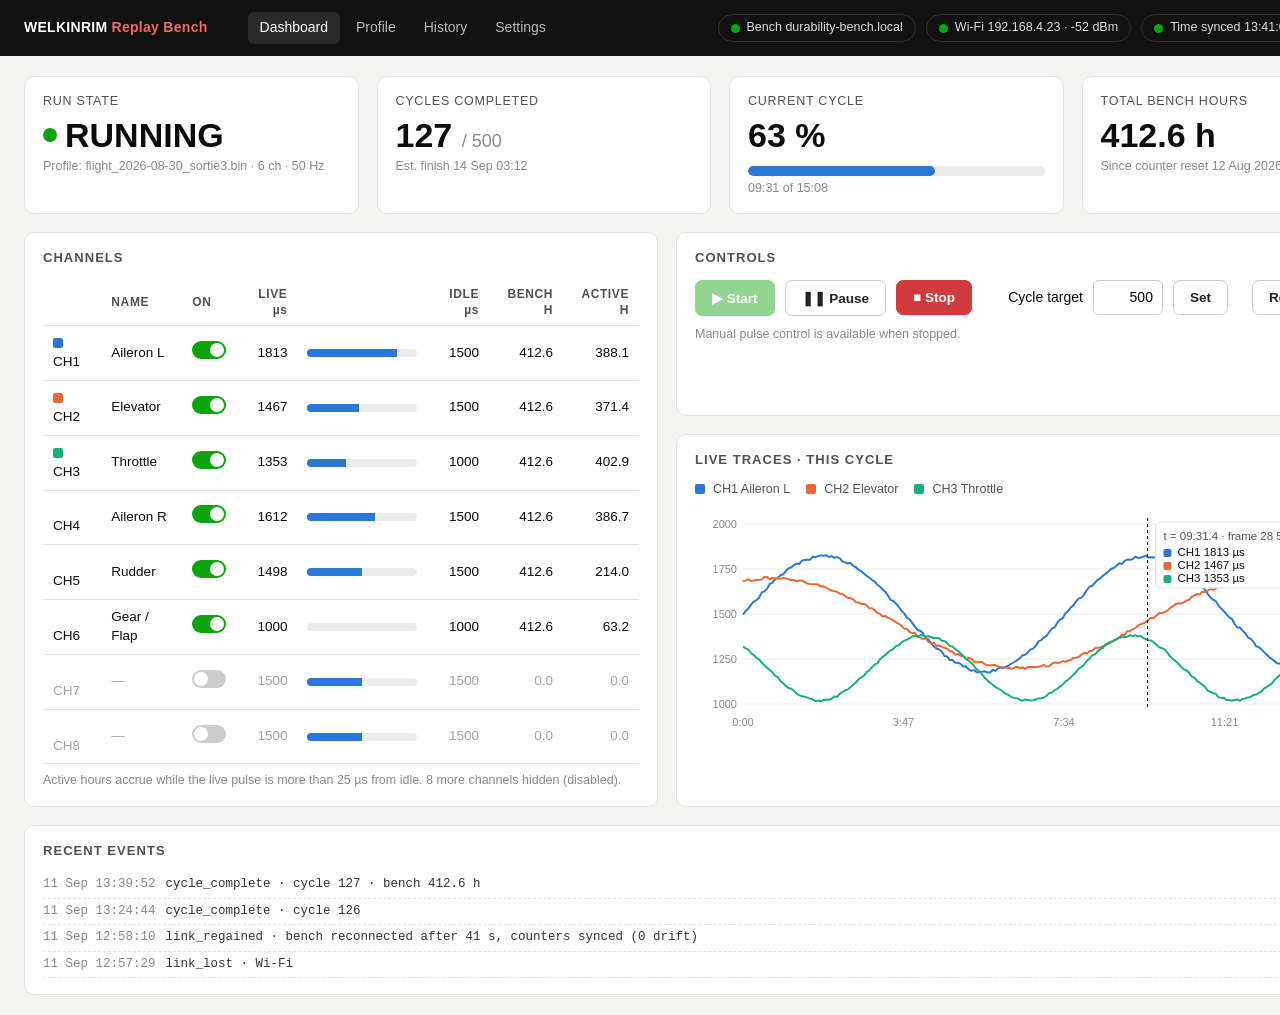
<file: 01_dashboard.html>
<!doctype html><html><head><meta charset="utf-8"><link rel="stylesheet" href="mock.css"><title>Dashboard - Replay Bench</title></head><body>
<div class="top"><div class="logo">WELKINRIM <em>Replay Bench</em></div>
<div class="nav"><a class="on">Dashboard</a><a >Profile</a><a >History</a><a>Settings</a></div>
<div class="chips"><span class="chip"><i class="dot good"></i>Bench durability-bench.local</span><span class="chip"><i class="dot good"></i>Wi-Fi 192.168.4.23 &middot; -52 dBm</span><span class="chip"><i class="dot good"></i>Time synced 13:41:07</span><span class="chip"><i class="dot good"></i>RUNNING</span></div></div>
<div class="wrap" style="grid-template-columns:1fr">
<div class="tiles">
 <div class="card tile"><div class="lab">Run state</div><div class="val state"><i class="dot good" style="width:14px;height:14px"></i>RUNNING</div><div class="sub">Profile: flight_2026-08-30_sortie3.bin &middot; 6 ch &middot; 50 Hz</div></div>
 <div class="card tile"><div class="lab">Cycles completed</div><div class="val">127 <span style="font-size:18px;color:var(--mute);font-weight:500">/ 500</span></div><div class="sub">Est. finish 14 Sep 03:12</div></div>
 <div class="card tile"><div class="lab">Current cycle</div><div class="val">63 %</div><div class="bar"><i style="width:63%"></i></div><div class="sub">09:31 of 15:08</div></div>
 <div class="card tile"><div class="lab">Total bench hours</div><div class="val">412.6 h</div><div class="sub">Since counter reset 12 Aug 2026 09:00</div></div>
</div>
<div style="display:grid;grid-template-columns:1fr 740px;gap:18px">
 <div class="card"><h3>Channels</h3>
  <table><tr><th></th><th>Name</th><th>On</th><th class="n">Live <u>&micro;s</u></th><th></th><th class="n">Idle <u>&micro;s</u></th><th class="n">Bench h</th><th class="n">Active h</th></tr><tr><td><span class="sw" style="background:var(--s1)"></span>CH1</td><td>Aileron L</td><td><span class="tog "></span></td><td class="n">1813</td><td><span class="mini"><i style="width:81%"></i></span></td><td class="n">1500</td><td class="n">412.6</td><td class="n">388.1</td></tr><tr><td><span class="sw" style="background:var(--s2)"></span>CH2</td><td>Elevator</td><td><span class="tog "></span></td><td class="n">1467</td><td><span class="mini"><i style="width:47%"></i></span></td><td class="n">1500</td><td class="n">412.6</td><td class="n">371.4</td></tr><tr><td><span class="sw" style="background:var(--s3)"></span>CH3</td><td>Throttle</td><td><span class="tog "></span></td><td class="n">1353</td><td><span class="mini"><i style="width:35%"></i></span></td><td class="n">1000</td><td class="n">412.6</td><td class="n">402.9</td></tr><tr><td><span class="sw" style="background:transparent"></span>CH4</td><td>Aileron R</td><td><span class="tog "></span></td><td class="n">1612</td><td><span class="mini"><i style="width:61%"></i></span></td><td class="n">1500</td><td class="n">412.6</td><td class="n">386.7</td></tr><tr><td><span class="sw" style="background:transparent"></span>CH5</td><td>Rudder</td><td><span class="tog "></span></td><td class="n">1498</td><td><span class="mini"><i style="width:50%"></i></span></td><td class="n">1500</td><td class="n">412.6</td><td class="n">214.0</td></tr><tr><td><span class="sw" style="background:transparent"></span>CH6</td><td>Gear / Flap</td><td><span class="tog "></span></td><td class="n">1000</td><td><span class="mini"><i style="width:0%"></i></span></td><td class="n">1000</td><td class="n">412.6</td><td class="n">63.2</td></tr><tr style="color:#a5a4a0"><td><span class="sw" style="background:transparent"></span>CH7</td><td>&mdash;</td><td><span class="tog off"></span></td><td class="n">1500</td><td><span class="mini"><i style="width:50%"></i></span></td><td class="n">1500</td><td class="n">0.0</td><td class="n">0.0</td></tr><tr style="color:#a5a4a0"><td><span class="sw" style="background:transparent"></span>CH8</td><td>&mdash;</td><td><span class="tog off"></span></td><td class="n">1500</td><td><span class="mini"><i style="width:50%"></i></span></td><td class="n">1500</td><td class="n">0.0</td><td class="n">0.0</td></tr></table>
  <div class="note" style="margin-top:8px">Active hours accrue while the live pulse is more than 25 &micro;s from idle. 8 more channels hidden (disabled).</div>
 </div>
 <div style="display:grid;gap:18px">
  <div class="card"><h3>Controls</h3>
   <div class="row"><button class="btn p" disabled>&#9654; Start</button><button class="btn">&#10074;&#10074; Pause</button><button class="btn s">&#9632; Stop</button>
   <span style="margin-left:auto" class="row">Cycle target <input value="500" style="width:70px;text-align:right"> <button class="btn">Set</button></span>
   <button class="btn" style="margin-left:14px">Reset counters&hellip;</button></div>
   <div class="note" style="margin-top:10px">Manual pulse control is available when stopped.</div>
  </div>
  <div class="card"><h3>Live traces &middot; this cycle</h3><div class="legend"><span><span class="sw" style="background:var(--s1)"></span>CH1 Aileron L</span><span><span class="sw" style="background:var(--s2)"></span>CH2 Elevator</span><span><span class="sw" style="background:var(--s3)"></span>CH3 Throttle</span><span style="margin-left:auto">&micro;s &middot; show &#9662; 3 of 6</span></div><svg width="700" height="230" viewBox="0 0 700 230" style="display:block"><line x1="48" y1="200.0" x2="690" y2="200.0" stroke="#ececea"/><text x="42" y="204.0" font-size="11" fill="#8a8985" text-anchor="end">1000</text><line x1="48" y1="155.0" x2="690" y2="155.0" stroke="#ececea"/><text x="42" y="159.0" font-size="11" fill="#8a8985" text-anchor="end">1250</text><line x1="48" y1="110.0" x2="690" y2="110.0" stroke="#ececea"/><text x="42" y="114.0" font-size="11" fill="#8a8985" text-anchor="end">1500</text><line x1="48" y1="65.0" x2="690" y2="65.0" stroke="#ececea"/><text x="42" y="69.0" font-size="11" fill="#8a8985" text-anchor="end">1750</text><line x1="48" y1="20.0" x2="690" y2="20.0" stroke="#ececea"/><text x="42" y="24.0" font-size="11" fill="#8a8985" text-anchor="end">2000</text><polyline points="48.0,110.8 50.7,106.9 53.4,104.4 56.1,100.7 58.7,97.7 61.4,96.3 64.1,93.6 66.8,88.4 69.5,87.3 72.2,84.6 74.9,79.8 77.5,78.7 80.2,75.2 82.9,73.8 85.6,71.1 88.3,70.3 91.0,66.8 93.7,64.2 96.4,63.3 99.0,61.0 101.7,59.6 104.4,59.9 107.1,56.6 109.8,56.0 112.5,55.8 115.2,55.7 117.8,52.6 120.5,53.2 123.2,52.1 125.9,51.4 128.6,51.8 131.3,51.3 134.0,53.0 136.6,52.2 139.3,53.8 142.0,53.1 144.7,54.1 147.4,57.4 150.1,58.4 152.8,59.5 155.4,58.8 158.1,61.9 160.8,63.0 163.5,65.8 166.2,67.2 168.9,69.6 171.6,71.9 174.3,73.5 176.9,75.9 179.6,77.5 182.3,80.7 185.0,82.6 187.7,85.5 190.4,87.9 193.1,91.7 195.7,96.1 198.4,97.0 201.1,99.7 203.8,102.8 206.5,106.8 209.2,109.4 211.9,113.8 214.5,115.1 217.2,118.8 219.9,122.6 222.6,126.2 225.3,126.8 228.0,129.2 230.7,134.6 233.3,135.3 236.0,139.1 238.7,142.4 241.4,144.5 244.1,145.5 246.8,147.5 249.5,152.0 252.2,152.5 254.8,156.1 257.5,156.0 260.2,158.8 262.9,158.8 265.6,159.9 268.3,162.6 271.0,162.3 273.6,165.3 276.3,166.9 279.0,166.1 281.7,168.2 284.4,168.2 287.1,167.8 289.8,167.3 292.4,168.5 295.1,168.6 297.8,165.8 300.5,166.9 303.2,164.3 305.9,163.6 308.6,164.1 311.2,162.7 313.9,161.3 316.6,159.5 319.3,158.0 322.0,156.4 324.7,154.4 327.4,151.5 330.1,150.7 332.7,148.7 335.4,145.6 338.1,144.6 340.8,141.9 343.5,137.4 346.2,136.1 348.9,133.3 351.5,132.0 354.2,128.0 356.9,124.7 359.6,123.4 362.3,118.7 365.0,115.6 367.7,114.3 370.3,109.6 373.0,107.1 375.7,103.5 378.4,101.4 381.1,97.4 383.8,94.4 386.5,93.6 389.1,90.6 391.8,86.1 394.5,82.5 397.2,81.9 399.9,78.8 402.6,75.9 405.3,74.3 407.9,71.8 410.6,69.8 413.3,67.6 416.0,65.0 418.7,64.0 421.4,62.0 424.1,59.3 426.8,60.0 429.4,57.2 432.1,55.5 434.8,55.8 437.5,55.2 440.2,52.8 442.9,53.9 445.6,53.6 448.2,52.7 450.9,51.8 453.6,53.6 456.3,53.2 459.0,53.6 461.7,52.7 464.4,54.5 467.0,54.2 469.7,57.2 472.4,57.9 475.1,58.2 477.8,59.0 480.5,61.8 483.2,64.2 485.8,66.3 488.5,67.1 491.2,70.2 493.9,70.6 496.6,72.8 499.3,77.1 502.0,79.3 504.7,80.3 507.3,83.4 510.0,85.7 512.7,89.8 515.4,93.3 518.1,95.7 520.8,97.2 523.5,101.6 526.1,104.4 528.8,107.2 531.5,110.2 534.2,113.3 536.9,114.8 539.6,120.0 542.3,123.4 544.9,123.6 547.6,126.7 550.3,129.2 553.0,133.6 555.7,134.9 558.4,137.6 561.1,142.2 563.7,143.1 566.4,145.3 569.1,148.1 571.8,150.7 574.5,153.4 577.2,155.2 579.9,157.4 582.6,159.6 585.2,159.6 587.9,161.9 590.6,161.7 593.3,165.1 596.0,163.6 598.7,165.1 601.4,165.1 604.0,165.7 606.7,166.1 609.4,167.3 612.1,169.0 614.8,166.8 617.5,168.2 620.2,167.5 622.8,165.9 625.5,165.6 628.2,165.0 630.9,162.5 633.6,162.3 636.3,161.8 639.0,160.6 641.6,157.3 644.3,156.7 647.0,154.0 649.7,153.2 652.4,151.6 655.1,148.4 657.8,145.3 660.5,144.8 663.1,140.5 665.8,137.6 668.5,135.3 671.2,132.5 673.9,132.1 676.6,127.4 679.3,123.9 681.9,123.3 684.6,119.7 687.3,116.7 690.0,112.9" fill="none" stroke="var(--s1)" stroke-width="2" stroke-linejoin="round"/><polyline points="48.0,77.3 50.7,76.6 53.4,75.2 56.1,77.0 58.7,76.5 61.4,76.0 64.1,75.7 66.8,75.6 69.5,72.9 72.2,73.1 74.9,75.2 77.5,74.0 80.2,74.6 82.9,74.6 85.6,74.7 88.3,74.0 91.0,74.4 93.7,75.4 96.4,76.2 99.0,76.2 101.7,77.2 104.4,76.5 107.1,76.6 109.8,78.1 112.5,79.6 115.2,80.0 117.8,80.2 120.5,80.3 123.2,80.6 125.9,82.6 128.6,82.3 131.3,83.8 134.0,85.3 136.6,86.5 139.3,87.2 142.0,87.7 144.7,89.7 147.4,90.1 150.1,91.9 152.8,93.8 155.4,94.2 158.1,95.1 160.8,98.2 163.5,98.5 166.2,99.9 168.9,100.0 171.6,101.2 174.3,104.3 176.9,104.2 179.6,106.0 182.3,109.0 185.0,109.9 187.7,112.4 190.4,111.9 193.1,113.9 195.7,114.7 198.4,116.6 201.1,118.4 203.8,119.8 206.5,121.8 209.2,124.7 211.9,124.8 214.5,128.0 217.2,129.1 219.9,128.8 222.6,132.3 225.3,133.7 228.0,135.1 230.7,134.3 233.3,137.7 236.0,139.6 238.7,138.6 241.4,142.0 244.1,141.3 246.8,143.0 249.5,143.8 252.2,144.8 254.8,147.0 257.5,147.6 260.2,150.9 262.9,149.9 265.6,151.7 268.3,152.2 271.0,154.9 273.6,154.0 276.3,154.4 279.0,157.8 281.7,157.8 284.4,157.9 287.1,157.9 289.8,160.3 292.4,161.1 295.1,161.5 297.8,161.0 300.5,161.1 303.2,162.6 305.9,163.0 308.6,163.3 311.2,163.7 313.9,163.8 316.6,164.9 319.3,163.9 322.0,162.6 324.7,164.2 327.4,163.3 330.1,164.9 332.7,163.2 335.4,162.9 338.1,162.9 340.8,163.1 343.5,162.8 346.2,162.0 348.9,160.9 351.5,162.5 354.2,162.2 356.9,159.7 359.6,158.6 362.3,159.1 365.0,158.6 367.7,157.0 370.3,157.7 373.0,156.7 375.7,156.0 378.4,153.9 381.1,153.7 383.8,152.9 386.5,150.6 389.1,148.7 391.8,149.5 394.5,147.2 397.2,146.8 399.9,144.3 402.6,143.8 405.3,143.4 407.9,142.3 410.6,141.5 413.3,138.8 416.0,137.7 418.7,136.9 421.4,134.9 424.1,133.6 426.8,130.8 429.4,131.2 432.1,127.2 434.8,127.2 437.5,125.4 440.2,124.2 442.9,121.6 445.6,120.2 448.2,119.4 450.9,118.1 453.6,115.8 456.3,113.9 459.0,113.7 461.7,111.2 464.4,109.1 467.0,109.0 469.7,108.2 472.4,106.7 475.1,103.9 477.8,102.5 480.5,100.3 483.2,99.2 485.8,99.6 488.5,98.4 491.2,96.9 493.9,95.8 496.6,93.0 499.3,91.3 502.0,90.0 504.7,90.6 507.3,87.7 510.0,88.2 512.7,86.8 515.4,84.9 518.1,85.7 520.8,84.7 523.5,81.7 526.1,82.4 528.8,81.3 531.5,79.9 534.2,78.9 536.9,80.1 539.6,78.5 542.3,77.6 544.9,76.9 547.6,77.2 550.3,75.6 553.0,74.2 555.7,75.4 558.4,74.7 561.1,75.6 563.7,75.0 566.4,73.7 569.1,75.2 571.8,72.9 574.5,72.8 577.2,75.2 579.9,72.9 582.6,74.7 585.2,73.7 587.9,74.0 590.6,75.7 593.3,74.9 596.0,75.4 598.7,75.4 601.4,77.5 604.0,76.7 606.7,76.7 609.4,78.2 612.1,79.3 614.8,81.2 617.5,80.9 620.2,82.2 622.8,82.0 625.5,83.0 628.2,84.3 630.9,86.4 633.6,86.1 636.3,87.3 639.0,89.7 641.6,88.8 644.3,90.6 647.0,93.4 649.7,92.3 652.4,95.9 655.1,96.6 657.8,96.8 660.5,98.5 663.1,100.0 665.8,101.2 668.5,103.1 671.2,105.0 673.9,106.9 676.6,108.6 679.3,108.3 681.9,109.6 684.6,111.8 687.3,112.7 690.0,115.3" fill="none" stroke="var(--s2)" stroke-width="2" stroke-linejoin="round"/><polyline points="48.0,142.6 50.7,144.4 53.4,145.5 56.1,149.5 58.7,150.9 61.4,153.9 64.1,155.3 66.8,158.7 69.5,161.4 72.2,163.8 74.9,166.2 77.5,168.3 80.2,171.8 82.9,173.2 85.6,177.3 88.3,179.3 91.0,182.0 93.7,184.1 96.4,184.7 99.0,186.8 101.7,189.7 104.4,191.3 107.1,192.2 109.8,192.7 112.5,193.6 115.2,194.6 117.8,195.5 120.5,196.9 123.2,196.6 125.9,197.0 128.6,196.1 131.3,195.6 134.0,195.7 136.6,194.8 139.3,192.6 142.0,193.0 144.7,189.9 147.4,188.1 150.1,186.3 152.8,185.6 155.4,183.2 158.1,180.9 160.8,178.5 163.5,175.4 166.2,173.5 168.9,171.9 171.6,168.1 174.3,166.3 176.9,163.4 179.6,160.5 182.3,159.4 185.0,155.2 187.7,152.9 190.4,150.9 193.1,148.4 195.7,146.3 198.4,144.8 201.1,142.0 203.8,141.2 206.5,138.5 209.2,136.7 211.9,135.7 214.5,134.3 217.2,132.5 219.9,131.8 222.6,132.9 225.3,131.1 228.0,131.3 230.7,132.6 233.3,132.2 236.0,133.0 238.7,134.0 241.4,133.9 244.1,134.2 246.8,136.8 249.5,137.1 252.2,139.1 254.8,142.1 257.5,142.5 260.2,145.1 262.9,146.6 265.6,149.4 268.3,151.8 271.0,155.1 273.6,156.7 276.3,159.0 279.0,161.8 281.7,165.3 284.4,167.2 287.1,170.4 289.8,173.8 292.4,176.4 295.1,178.8 297.8,180.8 300.5,183.1 303.2,184.5 305.9,186.0 308.6,188.2 311.2,190.1 313.9,191.1 316.6,193.2 319.3,193.9 322.0,194.2 324.7,195.7 327.4,196.7 330.1,195.4 332.7,195.9 335.4,196.6 338.1,196.2 340.8,195.3 343.5,194.4 346.2,194.3 348.9,193.6 351.5,191.8 354.2,189.1 356.9,188.7 359.6,186.2 362.3,184.8 365.0,182.6 367.7,180.5 370.3,177.6 373.0,175.7 375.7,173.5 378.4,170.8 381.1,168.0 383.8,164.7 386.5,163.0 389.1,160.5 391.8,157.0 394.5,154.5 397.2,151.4 399.9,150.4 402.6,147.4 405.3,145.2 407.9,143.9 410.6,140.0 413.3,139.8 416.0,138.5 418.7,136.2 421.4,135.6 424.1,133.6 426.8,133.3 429.4,133.1 432.1,132.8 434.8,131.1 437.5,132.1 440.2,131.2 442.9,132.3 445.6,131.9 448.2,134.1 450.9,135.2 453.6,136.4 456.3,136.6 459.0,138.5 461.7,140.9 464.4,143.3 467.0,144.1 469.7,145.6 472.4,148.7 475.1,152.3 477.8,154.7 480.5,157.1 483.2,159.5 485.8,162.4 488.5,165.0 491.2,166.4 493.9,168.4 496.6,172.5 499.3,173.4 502.0,176.9 504.7,178.6 507.3,180.6 510.0,182.7 512.7,186.7 515.4,188.0 518.1,189.0 520.8,189.9 523.5,193.1 526.1,193.9 528.8,193.7 531.5,196.1 534.2,196.1 536.9,196.6 539.6,196.0 542.3,195.4 544.9,196.8 547.6,195.1 550.3,194.5 553.0,193.4 555.7,192.9 558.4,190.9 561.1,190.6 563.7,188.9 566.4,187.5 569.1,184.4 571.8,183.0 574.5,181.2 577.2,179.1 579.9,175.6 582.6,173.3 585.2,170.6 587.9,168.7 590.6,165.8 593.3,163.9 596.0,160.1 598.7,159.0 601.4,155.5 604.0,152.3 606.7,150.1 609.4,149.0 612.1,146.4 614.8,143.0 617.5,141.5 620.2,139.1 622.8,137.5 625.5,136.9 628.2,134.6 630.9,133.8 633.6,133.7 636.3,132.9 639.0,133.0 641.6,131.9 644.3,130.6 647.0,132.6 649.7,131.9 652.4,133.4 655.1,134.2 657.8,133.9 660.5,135.9 663.1,137.6 665.8,138.9 668.5,139.5 671.2,141.4 673.9,144.6 676.6,146.3 679.3,146.9 681.9,150.9 684.6,152.6 687.3,155.4 690.0,157.1" fill="none" stroke="var(--s3)" stroke-width="2" stroke-linejoin="round"/><line x1="452.46" y1="14" x2="452.46" y2="206" stroke="#0b0b0b" stroke-dasharray="3 3"/><rect x="460.46" y="18" width="150" height="66" rx="6" fill="#fff" stroke="#e3e2de"/><text x="468.46" y="36" font-size="11.5" fill="#52514e">t = 09:31.4 &middot; frame 28 596</text><rect x="468.46" y="45" width="8" height="8" rx="2" fill="var(--s1)"/><text x="482.46" y="52" font-size="11.5" fill="#0b0b0b">CH1 1813 &micro;s</text><rect x="468.46" y="58" width="8" height="8" rx="2" fill="var(--s2)"/><text x="482.46" y="65" font-size="11.5" fill="#0b0b0b">CH2 1467 &micro;s</text><rect x="468.46" y="71" width="8" height="8" rx="2" fill="var(--s3)"/><text x="482.46" y="78" font-size="11.5" fill="#0b0b0b">CH3 1353 &micro;s</text><text x="48" y="222" font-size="11" fill="#8a8985" text-anchor="middle">0:00</text><text x="208.5" y="222" font-size="11" fill="#8a8985" text-anchor="middle">3:47</text><text x="369.0" y="222" font-size="11" fill="#8a8985" text-anchor="middle">7:34</text><text x="529.5" y="222" font-size="11" fill="#8a8985" text-anchor="middle">11:21</text><text x="690" y="222" font-size="11" fill="#8a8985" text-anchor="middle">15:08</text></svg></div>
 </div>
</div>
<div class="card"><h3>Recent events</h3><div class="log">
<div><span>11 Sep 13:39:52</span>cycle_complete &middot; cycle 127 &middot; bench 412.6 h</div>
<div><span>11 Sep 13:24:44</span>cycle_complete &middot; cycle 126</div>
<div><span>11 Sep 12:58:10</span>link_regained &middot; bench reconnected after 41 s, counters synced (0 drift)</div>
<div><span>11 Sep 12:57:29</span>link_lost &middot; Wi-Fi</div>
</div></div>
</div></body></html>
</file>
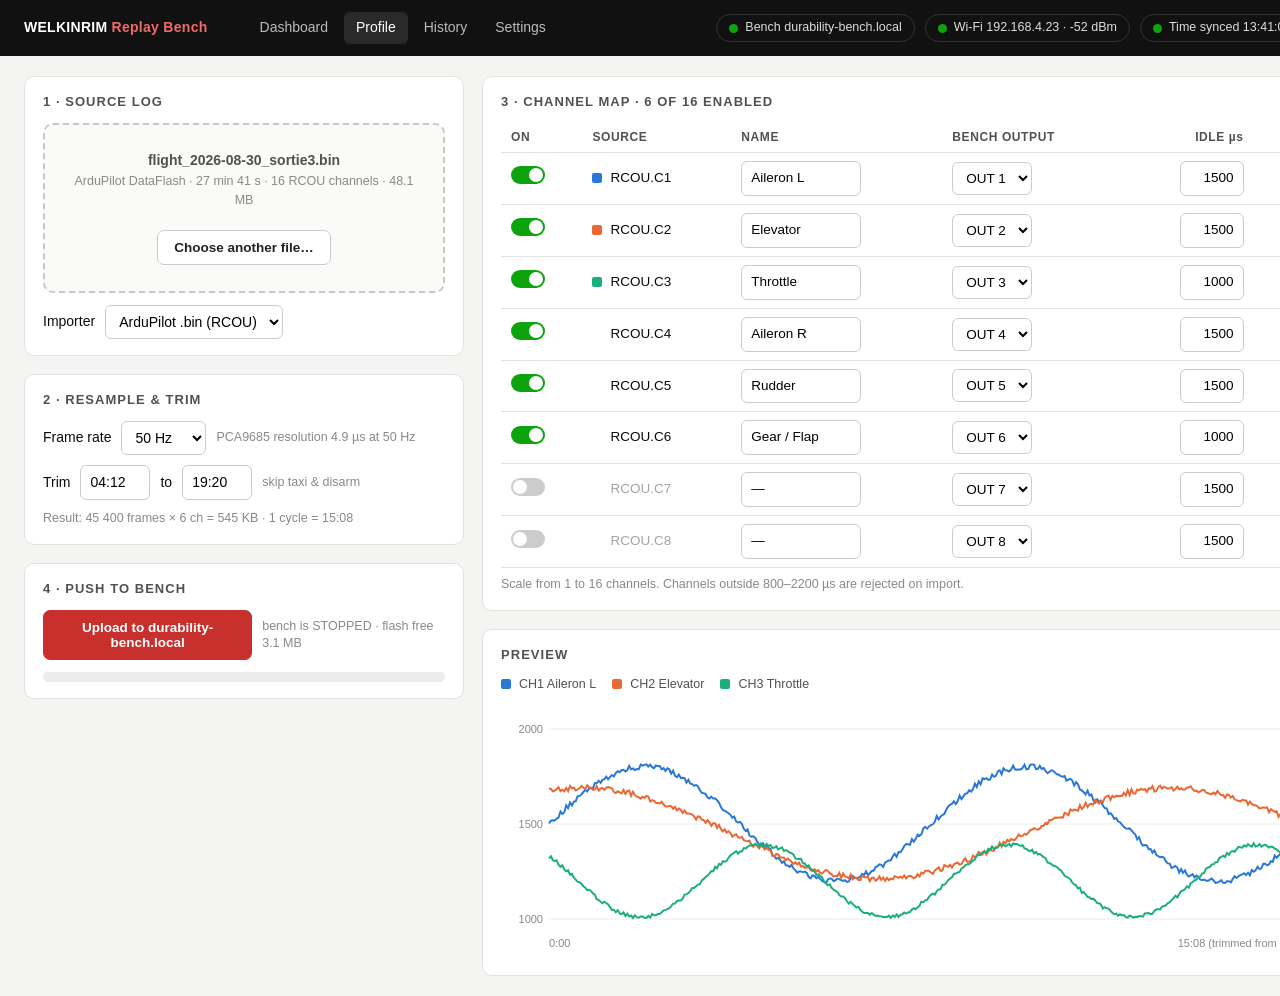
<file: 02_profile_import.html>
<!doctype html><html><head><meta charset="utf-8"><link rel="stylesheet" href="mock.css"><title>Profile - Replay Bench</title></head><body>
<div class="top"><div class="logo">WELKINRIM <em>Replay Bench</em></div>
<div class="nav"><a >Dashboard</a><a class="on">Profile</a><a >History</a><a>Settings</a></div>
<div class="chips"><span class="chip"><i class="dot good"></i>Bench durability-bench.local</span><span class="chip"><i class="dot good"></i>Wi-Fi 192.168.4.23 &middot; -52 dBm</span><span class="chip"><i class="dot good"></i>Time synced 13:41:07</span><span class="chip"><i class="dot off"></i>STOPPED</span></div></div>
<div class="wrap" style="grid-template-columns:440px 1fr">
 <div style="display:grid;gap:18px;align-content:start">
  <div class="card"><h3>1 &middot; Source log</h3>
   <div class="drop"><b>flight_2026-08-30_sortie3.bin</b><br><span class="note">ArduPilot DataFlash &middot; 27 min 41 s &middot; 16 RCOU channels &middot; 48.1 MB</span><br><br><button class="btn">Choose another file&hellip;</button></div>
   <div class="row" style="margin-top:12px">Importer <select><option>ArduPilot .bin (RCOU)</option><option>CSV (t, ch1..chN)</option><option>PX4 .ulg</option></select></div>
  </div>
  <div class="card"><h3>2 &middot; Resample &amp; trim</h3>
   <div class="row">Frame rate <select><option>50 Hz</option><option>100 Hz</option><option>200 Hz</option><option>400 Hz</option></select> <span class="note">PCA9685 resolution 4.9 &micro;s at 50 Hz</span></div>
   <div class="row" style="margin-top:10px">Trim <input value="04:12" style="width:70px"> to <input value="19:20" style="width:70px"> <span class="note">skip taxi &amp; disarm</span></div>
   <div class="note" style="margin-top:10px">Result: 45 400 frames &times; 6 ch = 545 KB &middot; 1 cycle = 15:08</div>
  </div>
  <div class="card"><h3>4 &middot; Push to bench</h3>
   <div class="row"><button class="btn b">Upload to durability-bench.local</button><span class="note">bench is STOPPED &middot; flash free 3.1 MB</span></div>
   <div class="bar" style="margin-top:12px"><i style="width:0%"></i></div>
  </div>
 </div>
 <div style="display:grid;gap:18px;align-content:start">
  <div class="card"><h3>3 &middot; Channel map &middot; 6 of 16 enabled</h3>
   <table><tr><th>On</th><th>Source</th><th>Name</th><th>Bench output</th><th class="n">Idle <u>&micro;s</u></th><th class="n">Range <u>&micro;s</u></th></tr><tr><td><span class="tog "></span></td><td><span class="sw" style="background:var(--s1)"></span>RCOU.C1</td><td><input value="Aileron L" style="width:120px"></td><td><select><option>OUT 1</option></select></td><td class="n"><input value="1500" style="width:64px;text-align:right"></td><td class="n">1004 &ndash; 1996</td></tr><tr><td><span class="tog "></span></td><td><span class="sw" style="background:var(--s2)"></span>RCOU.C2</td><td><input value="Elevator" style="width:120px"></td><td><select><option>OUT 2</option></select></td><td class="n"><input value="1500" style="width:64px;text-align:right"></td><td class="n">1004 &ndash; 1996</td></tr><tr><td><span class="tog "></span></td><td><span class="sw" style="background:var(--s3)"></span>RCOU.C3</td><td><input value="Throttle" style="width:120px"></td><td><select><option>OUT 3</option></select></td><td class="n"><input value="1000" style="width:64px;text-align:right"></td><td class="n">1004 &ndash; 1996</td></tr><tr><td><span class="tog "></span></td><td><span class="sw" style="background:transparent"></span>RCOU.C4</td><td><input value="Aileron R" style="width:120px"></td><td><select><option>OUT 4</option></select></td><td class="n"><input value="1500" style="width:64px;text-align:right"></td><td class="n">1004 &ndash; 1996</td></tr><tr><td><span class="tog "></span></td><td><span class="sw" style="background:transparent"></span>RCOU.C5</td><td><input value="Rudder" style="width:120px"></td><td><select><option>OUT 5</option></select></td><td class="n"><input value="1500" style="width:64px;text-align:right"></td><td class="n">1004 &ndash; 1996</td></tr><tr><td><span class="tog "></span></td><td><span class="sw" style="background:transparent"></span>RCOU.C6</td><td><input value="Gear / Flap" style="width:120px"></td><td><select><option>OUT 6</option></select></td><td class="n"><input value="1000" style="width:64px;text-align:right"></td><td class="n">1004 &ndash; 1996</td></tr><tr style="color:#a5a4a0"><td><span class="tog off"></span></td><td><span class="sw" style="background:transparent"></span>RCOU.C7</td><td><input value="&mdash;" style="width:120px"></td><td><select><option>OUT 7</option></select></td><td class="n"><input value="1500" style="width:64px;text-align:right"></td><td class="n">1004 &ndash; 1996</td></tr><tr style="color:#a5a4a0"><td><span class="tog off"></span></td><td><span class="sw" style="background:transparent"></span>RCOU.C8</td><td><input value="&mdash;" style="width:120px"></td><td><select><option>OUT 8</option></select></td><td class="n"><input value="1500" style="width:64px;text-align:right"></td><td class="n">1004 &ndash; 1996</td></tr></table>
   <div class="note" style="margin-top:8px">Scale from 1 to 16 channels. Channels outside 800&ndash;2200 &micro;s are rejected on import.</div>
  </div>
  <div class="card"><h3>Preview</h3><div class="legend"><span><span class="sw" style="background:var(--s1)"></span>CH1 Aileron L</span><span><span class="sw" style="background:var(--s2)"></span>CH2 Elevator</span><span><span class="sw" style="background:var(--s3)"></span>CH3 Throttle</span><span style="margin-left:auto">&micro;s &middot; show &#9662; 3 of 6</span></div><svg width="820" height="260" viewBox="0 0 820 260" style="display:block"><line x1="48" y1="220.0" x2="810" y2="220.0" stroke="#ececea"/><text x="42" y="224.0" font-size="11" fill="#8a8985" text-anchor="end">1000</text><line x1="48" y1="125.0" x2="810" y2="125.0" stroke="#ececea"/><text x="42" y="129.0" font-size="11" fill="#8a8985" text-anchor="end">1500</text><line x1="48" y1="30.0" x2="810" y2="30.0" stroke="#ececea"/><text x="42" y="34.0" font-size="11" fill="#8a8985" text-anchor="end">2000</text><polyline points="48.0,124.4 49.9,121.6 51.8,121.2 53.7,121.4 55.6,119.7 57.5,118.5 59.5,112.5 61.4,114.8 63.3,113.5 65.2,106.4 67.1,109.1 69.0,103.5 70.9,106.4 72.8,102.6 74.7,102.3 76.6,97.2 78.6,96.9 80.5,95.2 82.4,93.0 84.3,90.8 86.2,92.4 88.1,89.5 90.0,89.0 91.9,89.5 93.8,84.1 95.7,84.2 97.7,81.7 99.6,83.9 101.5,80.9 103.4,80.2 105.3,77.6 107.2,80.3 109.1,77.8 111.0,76.0 112.9,77.5 114.8,73.9 116.8,72.1 118.7,73.1 120.6,71.2 122.5,70.8 124.4,72.4 126.3,71.1 128.2,67.0 130.1,70.3 132.0,69.4 133.9,71.1 135.8,70.1 137.8,70.2 139.7,65.7 141.6,66.7 143.5,65.9 145.4,65.3 147.3,67.5 149.2,65.8 151.1,68.2 153.0,69.2 154.9,66.5 156.9,67.1 158.8,67.2 160.7,70.4 162.6,69.2 164.5,71.9 166.4,69.2 168.3,70.3 170.2,74.6 172.1,71.7 174.0,76.8 176.0,78.2 177.9,75.6 179.8,79.0 181.7,78.8 183.6,79.2 185.5,83.7 187.4,80.8 189.3,84.7 191.2,85.1 193.1,86.9 195.1,85.9 197.0,87.3 198.9,91.3 200.8,93.8 202.7,94.1 204.6,95.0 206.5,98.4 208.4,99.5 210.3,97.6 212.2,99.6 214.2,99.6 216.1,101.3 218.0,103.5 219.9,108.1 221.8,111.0 223.7,111.9 225.6,112.8 227.5,114.2 229.4,115.8 231.3,118.7 233.2,117.6 235.2,122.6 237.1,123.4 239.0,122.8 240.9,125.0 242.8,129.7 244.7,131.8 246.6,130.4 248.5,136.7 250.4,137.8 252.3,137.3 254.3,139.0 256.2,142.8 258.1,145.2 260.0,146.0 261.9,144.4 263.8,147.8 265.7,146.5 267.6,149.2 269.5,149.7 271.4,156.7 273.4,157.3 275.3,159.8 277.2,158.9 279.1,160.9 281.0,163.9 282.9,162.4 284.8,166.3 286.7,166.4 288.6,168.0 290.5,166.0 292.5,169.4 294.4,171.4 296.3,173.7 298.2,172.5 300.1,172.4 302.0,173.1 303.9,172.6 305.8,174.0 307.7,178.0 309.6,179.4 311.5,176.5 313.5,177.0 315.4,179.2 317.3,177.9 319.2,179.9 321.1,181.9 323.0,182.9 324.9,184.1 326.8,180.7 328.7,179.5 330.6,179.6 332.6,182.2 334.5,181.1 336.4,179.5 338.3,180.1 340.2,181.2 342.1,182.0 344.0,181.2 345.9,182.9 347.8,182.4 349.7,179.2 351.7,176.9 353.6,178.9 355.5,179.2 357.4,178.8 359.3,177.6 361.2,174.8 363.1,176.1 365.0,172.3 366.9,176.0 368.8,174.2 370.8,172.0 372.7,171.6 374.6,168.0 376.5,167.1 378.4,165.3 380.3,165.9 382.2,168.0 384.1,163.6 386.0,162.4 387.9,161.4 389.8,161.2 391.8,157.3 393.7,154.7 395.6,157.8 397.5,153.1 399.4,153.2 401.3,150.8 403.2,147.0 405.1,145.0 407.0,145.2 408.9,146.0 410.9,140.2 412.8,142.7 414.7,139.8 416.6,135.6 418.5,136.7 420.4,135.2 422.3,129.6 424.2,127.8 426.1,129.6 428.0,127.4 430.0,126.2 431.9,125.3 433.8,122.8 435.7,116.9 437.6,120.3 439.5,117.6 441.4,116.0 443.3,115.0 445.2,110.7 447.1,107.7 449.1,105.5 451.0,104.9 452.9,102.2 454.8,105.2 456.7,102.0 458.6,96.5 460.5,100.0 462.4,97.3 464.3,94.6 466.2,94.3 468.2,91.2 470.1,92.6 472.0,90.2 473.9,84.7 475.8,88.0 477.7,82.4 479.6,85.3 481.5,79.4 483.4,80.1 485.3,79.1 487.2,80.9 489.2,80.4 491.1,75.4 493.0,77.8 494.9,76.8 496.8,72.4 498.7,71.3 500.6,75.3 502.5,69.4 504.4,71.2 506.3,71.5 508.3,72.5 510.2,70.4 512.1,66.6 514.0,70.3 515.9,70.8 517.8,70.5 519.7,70.4 521.6,69.0 523.5,65.7 525.4,70.4 527.4,69.8 529.3,65.6 531.2,65.4 533.1,65.7 535.0,70.1 536.9,69.8 538.8,66.8 540.7,69.9 542.6,69.1 544.5,71.9 546.5,74.1 548.4,72.9 550.3,71.3 552.2,71.8 554.1,73.8 556.0,75.3 557.9,75.7 559.8,77.2 561.7,77.7 563.6,77.0 565.5,81.7 567.5,80.5 569.4,79.8 571.3,81.5 573.2,86.5 575.1,83.3 577.0,85.4 578.9,90.6 580.8,91.4 582.7,93.2 584.6,95.5 586.6,91.7 588.5,96.5 590.4,95.4 592.3,101.3 594.2,103.5 596.1,100.3 598.0,102.3 599.9,102.9 601.8,106.3 603.7,109.0 605.7,109.3 607.6,114.9 609.5,114.1 611.4,116.4 613.3,119.9 615.2,119.1 617.1,122.4 619.0,123.2 620.9,125.7 622.8,127.8 624.8,129.4 626.7,129.8 628.6,129.4 630.5,131.4 632.4,133.6 634.3,135.5 636.2,140.4 638.1,138.2 640.0,143.9 641.9,146.5 643.8,146.0 645.8,146.3 647.7,150.2 649.6,150.0 651.5,153.7 653.4,151.4 655.3,155.8 657.2,157.2 659.1,158.3 661.0,157.8 662.9,158.6 664.9,162.5 666.8,164.4 668.7,164.6 670.6,169.0 672.5,168.2 674.4,166.9 676.3,168.5 678.2,173.6 680.1,170.1 682.0,173.8 684.0,171.3 685.9,175.7 687.8,177.4 689.7,176.3 691.6,175.1 693.5,178.4 695.4,176.5 697.3,178.0 699.2,180.5 701.1,181.3 703.1,180.6 705.0,181.6 706.9,182.0 708.8,180.7 710.7,179.6 712.6,181.4 714.5,184.0 716.4,183.6 718.3,182.7 720.2,181.2 722.2,183.8 724.1,183.9 726.0,182.3 727.9,182.2 729.8,183.3 731.7,180.0 733.6,177.3 735.5,179.0 737.4,177.3 739.3,176.1 741.2,175.4 743.2,174.2 745.1,176.1 747.0,173.9 748.9,176.2 750.8,171.0 752.7,172.8 754.6,171.3 756.5,167.8 758.4,170.1 760.3,169.5 762.3,164.7 764.2,164.7 766.1,166.4 768.0,165.4 769.9,162.2 771.8,162.7 773.7,156.6 775.6,158.8 777.5,156.8 779.4,154.6 781.4,152.4 783.3,151.3 785.2,148.5 787.1,146.7 789.0,146.3 790.9,146.6 792.8,139.9 794.7,139.8 796.6,141.5 798.5,137.8 800.5,134.2 802.4,131.1 804.3,134.6 806.2,133.2 808.1,128.7 810.0,127.2" fill="none" stroke="var(--s1)" stroke-width="2"/><polyline points="48.0,89.8 49.9,89.8 51.8,92.3 53.7,91.5 55.6,90.3 57.5,88.3 59.5,92.0 61.4,90.7 63.3,92.2 65.2,88.9 67.1,92.2 69.0,86.9 70.9,89.1 72.8,88.7 74.7,91.4 76.6,90.5 78.6,89.1 80.5,86.9 82.4,88.7 84.3,90.1 86.2,86.2 88.1,88.1 90.0,88.9 91.9,90.8 93.8,90.4 95.7,87.1 97.7,91.6 99.6,89.5 101.5,89.1 103.4,90.8 105.3,88.7 107.2,88.1 109.1,88.7 111.0,89.6 112.9,93.0 114.8,94.1 116.8,92.3 118.7,93.3 120.6,94.3 122.5,90.9 124.4,95.0 126.3,91.9 128.2,91.7 130.1,96.8 132.0,92.7 133.9,96.2 135.8,97.7 137.8,98.4 139.7,99.7 141.6,97.7 143.5,98.9 145.4,96.8 147.3,97.5 149.2,102.5 151.1,101.1 153.0,101.8 154.9,103.7 156.9,103.9 158.8,104.5 160.7,102.8 162.6,105.5 164.5,107.5 166.4,107.6 168.3,107.0 170.2,107.1 172.1,109.7 174.0,107.8 176.0,111.4 177.9,109.6 179.8,110.7 181.7,114.0 183.6,111.5 185.5,114.4 187.4,114.4 189.3,114.9 191.2,115.6 193.1,117.5 195.1,120.6 197.0,117.3 198.9,117.7 200.8,120.7 202.7,121.1 204.6,123.8 206.5,121.1 208.4,123.2 210.3,126.8 212.2,124.3 214.2,124.2 216.1,128.8 218.0,126.0 219.9,129.9 221.8,132.5 223.7,130.4 225.6,133.5 227.5,132.2 229.4,133.9 231.3,137.6 233.2,136.1 235.2,135.2 237.1,138.3 239.0,138.8 240.9,137.9 242.8,141.2 244.7,141.9 246.6,142.3 248.5,141.8 250.4,146.3 252.3,147.8 254.3,144.9 256.2,147.0 258.1,149.3 260.0,146.8 261.9,147.8 263.8,150.6 265.7,148.9 267.6,150.6 269.5,152.0 271.4,155.4 273.4,157.9 275.3,154.9 277.2,155.4 279.1,158.4 281.0,158.4 282.9,158.7 284.8,161.3 286.7,159.5 288.6,161.1 290.5,162.8 292.5,165.1 294.4,163.3 296.3,165.4 298.2,163.7 300.1,167.6 302.0,167.0 303.9,168.8 305.8,168.2 307.7,167.9 309.6,171.2 311.5,172.1 313.5,170.2 315.4,172.4 317.3,171.2 319.2,173.7 321.1,174.6 323.0,172.6 324.9,170.9 326.8,171.7 328.7,174.2 330.6,175.3 332.6,177.6 334.5,176.8 336.4,177.0 338.3,173.8 340.2,178.9 342.1,174.5 344.0,177.5 345.9,178.1 347.8,179.3 349.7,175.6 351.7,180.3 353.6,178.3 355.5,178.9 357.4,180.9 359.3,180.9 361.2,176.7 363.1,178.0 365.0,178.4 366.9,177.6 368.8,182.2 370.8,178.9 372.7,178.6 374.6,181.7 376.5,180.3 378.4,177.4 380.3,181.0 382.2,178.5 384.1,181.9 386.0,178.9 387.9,181.1 389.8,179.6 391.8,180.2 393.7,177.2 395.6,177.8 397.5,178.9 399.4,177.7 401.3,178.9 403.2,176.5 405.1,179.4 407.0,177.4 408.9,176.9 410.9,177.7 412.8,179.3 414.7,178.2 416.6,175.2 418.5,177.2 420.4,173.7 422.3,174.7 424.2,171.7 426.1,171.8 428.0,172.0 430.0,173.6 431.9,174.9 433.8,171.5 435.7,169.9 437.6,168.3 439.5,171.8 441.4,171.5 443.3,166.2 445.2,167.0 447.1,167.8 449.1,165.7 451.0,168.4 452.9,165.5 454.8,164.1 456.7,163.7 458.6,165.6 460.5,165.0 462.4,161.5 464.3,159.2 466.2,162.7 468.2,162.7 470.1,161.5 472.0,156.7 473.9,158.2 475.8,157.0 477.7,153.1 479.6,154.4 481.5,155.6 483.4,152.3 485.3,155.4 487.2,152.9 489.2,149.7 491.1,151.8 493.0,151.7 494.9,148.1 496.8,148.3 498.7,143.7 500.6,147.8 502.5,142.9 504.4,144.3 506.3,141.0 508.3,142.2 510.2,140.0 512.1,141.0 514.0,140.7 515.9,138.4 517.8,135.5 519.7,137.2 521.6,136.9 523.5,134.9 525.4,135.8 527.4,133.6 529.3,131.2 531.2,130.5 533.1,129.2 535.0,130.1 536.9,130.6 538.8,129.7 540.7,127.0 542.6,126.9 544.5,123.9 546.5,124.7 548.4,121.0 550.3,121.0 552.2,119.8 554.1,118.5 556.0,118.8 557.9,118.5 559.8,118.3 561.7,118.8 563.6,113.8 565.5,114.6 567.5,116.1 569.4,110.5 571.3,111.7 573.2,110.6 575.1,110.9 577.0,111.9 578.9,106.1 580.8,110.1 582.7,108.2 584.6,103.9 586.6,108.1 588.5,105.3 590.4,104.7 592.3,105.3 594.2,100.8 596.1,103.0 598.0,104.6 599.9,101.4 601.8,103.4 603.7,98.8 605.7,97.3 607.6,96.5 609.5,100.8 611.4,96.7 613.3,98.2 615.2,96.7 617.1,97.2 619.0,96.7 620.9,97.2 622.8,93.9 624.8,96.5 626.7,91.1 628.6,96.0 630.5,90.3 632.4,94.4 634.3,94.6 636.2,90.5 638.1,91.4 640.0,89.7 641.9,90.9 643.8,90.0 645.8,92.8 647.7,89.2 649.6,89.9 651.5,87.2 653.4,92.5 655.3,91.9 657.2,88.3 659.1,86.8 661.0,89.6 662.9,87.8 664.9,88.6 666.8,89.6 668.7,89.1 670.6,88.3 672.5,91.6 674.4,90.1 676.3,87.6 678.2,90.4 680.1,89.3 682.0,90.6 684.0,90.2 685.9,88.7 687.8,88.3 689.7,87.3 691.6,90.2 693.5,92.0 695.4,91.5 697.3,93.3 699.2,92.5 701.1,90.9 703.1,91.0 705.0,93.5 706.9,94.2 708.8,95.0 710.7,94.9 712.6,93.5 714.5,95.3 716.4,92.1 718.3,94.4 720.2,96.2 722.2,96.1 724.1,98.9 726.0,95.4 727.9,95.8 729.8,98.6 731.7,97.1 733.6,100.3 735.5,101.1 737.4,101.7 739.3,102.5 741.2,100.8 743.2,101.2 745.1,101.4 747.0,105.6 748.9,102.6 750.8,104.9 752.7,106.2 754.6,106.2 756.5,107.3 758.4,109.4 760.3,109.1 762.3,108.4 764.2,108.8 766.1,108.4 768.0,113.3 769.9,110.2 771.8,111.5 773.7,112.8 775.6,112.2 777.5,117.8 779.4,115.0 781.4,115.2 783.3,120.5 785.2,118.6 787.1,117.5 789.0,122.1 790.9,119.8 792.8,120.4 794.7,124.0 796.6,126.6 798.5,127.1 800.5,124.5 802.4,127.7 804.3,129.3 806.2,129.5 808.1,127.6 810.0,132.4" fill="none" stroke="var(--s2)" stroke-width="2"/><polyline points="48.0,159.4 49.9,157.2 51.8,161.0 53.7,162.2 55.6,161.4 57.5,165.6 59.5,167.9 61.4,166.4 63.3,170.5 65.2,172.3 67.1,171.2 69.0,175.6 70.9,174.8 72.8,178.7 74.7,180.6 76.6,182.7 78.6,183.2 80.5,184.9 82.4,187.2 84.3,188.6 86.2,191.1 88.1,190.7 90.0,192.0 91.9,194.4 93.8,195.7 95.7,200.2 97.7,201.0 99.6,202.7 101.5,204.3 103.4,202.7 105.3,204.2 107.2,205.5 109.1,208.1 111.0,210.9 112.9,210.9 114.8,213.3 116.8,211.1 118.7,214.4 120.6,215.1 122.5,213.4 124.4,216.9 126.3,214.7 128.2,217.5 130.1,216.6 132.0,219.1 133.9,216.3 135.8,218.4 137.8,218.7 139.7,217.5 141.6,217.6 143.5,218.8 145.4,219.0 147.3,216.9 149.2,218.6 151.1,214.9 153.0,216.3 154.9,216.3 156.9,214.9 158.8,214.9 160.7,213.3 162.6,211.4 164.5,210.9 166.4,210.1 168.3,209.1 170.2,207.1 172.1,204.7 174.0,204.6 176.0,202.0 177.9,201.6 179.8,201.5 181.7,199.7 183.6,195.6 185.5,195.4 187.4,194.1 189.3,191.9 191.2,189.0 193.1,189.0 195.1,187.3 197.0,185.6 198.9,185.2 200.8,181.4 202.7,179.9 204.6,178.1 206.5,176.5 208.4,174.7 210.3,172.0 212.2,172.4 214.2,167.7 216.1,169.3 218.0,164.9 219.9,165.9 221.8,162.1 223.7,162.6 225.6,161.9 227.5,158.8 229.4,156.3 231.3,155.0 233.2,153.7 235.2,152.1 237.1,154.6 239.0,152.4 240.9,152.5 242.8,149.1 244.7,149.5 246.6,147.7 248.5,146.9 250.4,145.5 252.3,146.3 254.3,145.2 256.2,146.1 258.1,147.7 260.0,144.5 261.9,147.5 263.8,147.5 265.7,144.8 267.6,147.1 269.5,146.0 271.4,148.8 273.4,148.5 275.3,147.2 277.2,150.4 279.1,149.3 281.0,148.4 282.9,152.0 284.8,151.1 286.7,152.0 288.6,153.5 290.5,154.1 292.5,155.6 294.4,159.4 296.3,160.1 298.2,160.1 300.1,159.9 302.0,164.3 303.9,164.4 305.8,167.7 307.7,166.5 309.6,169.7 311.5,171.1 313.5,172.2 315.4,175.9 317.3,175.4 319.2,176.9 321.1,178.4 323.0,182.4 324.9,184.3 326.8,186.3 328.7,185.3 330.6,188.8 332.6,190.7 334.5,191.9 336.4,192.9 338.3,196.0 340.2,197.5 342.1,197.5 344.0,199.0 345.9,202.3 347.8,204.6 349.7,202.8 351.7,204.9 353.6,206.7 355.5,208.6 357.4,207.7 359.3,210.8 361.2,212.7 363.1,214.1 365.0,214.0 366.9,213.9 368.8,215.6 370.8,214.0 372.7,215.7 374.6,217.0 376.5,216.6 378.4,217.2 380.3,217.4 382.2,218.0 384.1,218.0 386.0,218.1 387.9,216.7 389.8,219.0 391.8,216.5 393.7,218.0 395.6,215.5 397.5,217.9 399.4,215.8 401.3,215.3 403.2,213.5 405.1,214.6 407.0,213.5 408.9,213.0 410.9,210.4 412.8,209.2 414.7,210.2 416.6,208.3 418.5,206.9 420.4,202.7 422.3,203.2 424.2,201.3 426.1,200.9 428.0,197.9 430.0,195.8 431.9,194.7 433.8,195.6 435.7,192.3 437.6,190.4 439.5,190.3 441.4,185.8 443.3,185.8 445.2,184.2 447.1,181.1 449.1,179.5 451.0,178.1 452.9,175.0 454.8,174.6 456.7,173.5 458.6,172.9 460.5,169.4 462.4,168.4 464.3,166.2 466.2,165.3 468.2,165.1 470.1,163.5 472.0,161.6 473.9,160.5 475.8,156.3 477.7,156.1 479.6,156.1 481.5,153.2 483.4,152.4 485.3,153.6 487.2,150.0 489.2,151.2 491.1,147.4 493.0,150.0 494.9,148.8 496.8,148.4 498.7,145.6 500.6,145.4 502.5,146.0 504.4,147.4 506.3,146.2 508.3,145.1 510.2,147.6 512.1,144.5 514.0,145.0 515.9,144.9 517.8,146.2 519.7,147.0 521.6,146.2 523.5,149.5 525.4,150.0 527.4,151.5 529.3,152.1 531.2,150.7 533.1,154.4 535.0,153.0 536.9,155.5 538.8,154.8 540.7,156.5 542.6,158.1 544.5,158.9 546.5,163.4 548.4,164.0 550.3,165.2 552.2,166.5 554.1,167.2 556.0,168.0 557.9,170.2 559.8,171.2 561.7,173.8 563.6,176.8 565.5,177.9 567.5,178.8 569.4,180.3 571.3,183.7 573.2,185.5 575.1,186.3 577.0,189.5 578.9,188.7 580.8,193.8 582.7,193.0 584.6,195.3 586.6,198.0 588.5,198.2 590.4,200.1 592.3,199.7 594.2,201.5 596.1,204.0 598.0,204.3 599.9,205.5 601.8,209.5 603.7,208.2 605.7,209.3 607.6,209.7 609.5,211.6 611.4,213.8 613.3,215.4 615.2,214.4 617.1,216.8 619.0,215.3 620.9,216.5 622.8,216.0 624.8,218.1 626.7,218.6 628.6,216.5 630.5,217.5 632.4,218.6 634.3,217.8 636.2,218.1 638.1,217.0 640.0,217.2 641.9,217.7 643.8,214.5 645.8,214.3 647.7,214.1 649.6,215.2 651.5,214.7 653.4,211.8 655.3,210.4 657.2,210.1 659.1,210.6 661.0,207.5 662.9,207.0 664.9,206.3 666.8,204.1 668.7,203.3 670.6,201.1 672.5,199.2 674.4,196.8 676.3,198.5 678.2,195.1 680.1,192.1 682.0,191.5 684.0,190.1 685.9,187.3 687.8,188.7 689.7,184.1 691.6,183.0 693.5,181.3 695.4,180.6 697.3,177.7 699.2,177.8 701.1,174.6 703.1,173.9 705.0,169.6 706.9,168.5 708.8,168.1 710.7,165.4 712.6,165.3 714.5,163.2 716.4,163.1 718.3,159.0 720.2,158.0 722.2,156.7 724.1,158.0 726.0,154.0 727.9,155.9 729.8,152.7 731.7,152.0 733.6,152.7 735.5,150.4 737.4,147.9 739.3,148.2 741.2,148.7 743.2,146.3 745.1,147.5 747.0,145.1 748.9,146.7 750.8,147.7 752.7,144.2 754.6,147.5 756.5,146.9 758.4,145.0 760.3,147.7 762.3,146.4 764.2,145.6 766.1,147.1 768.0,148.5 769.9,147.6 771.8,148.0 773.7,149.7 775.6,150.4 777.5,152.5 779.4,153.2 781.4,152.0 783.3,153.2 785.2,158.1 787.1,158.6 789.0,159.9 790.9,159.1 792.8,162.7 794.7,164.3 796.6,163.6 798.5,167.4 800.5,165.9 802.4,169.6 804.3,169.5 806.2,171.5 808.1,175.6 810.0,175.1" fill="none" stroke="var(--s3)" stroke-width="2"/><text x="48" y="248" font-size="11" fill="#8a8985">0:00</text><text x="810" y="248" font-size="11" fill="#8a8985" text-anchor="end">15:08 (trimmed from 27:41)</text></svg></div>
 </div>
</div></body></html>
</file>
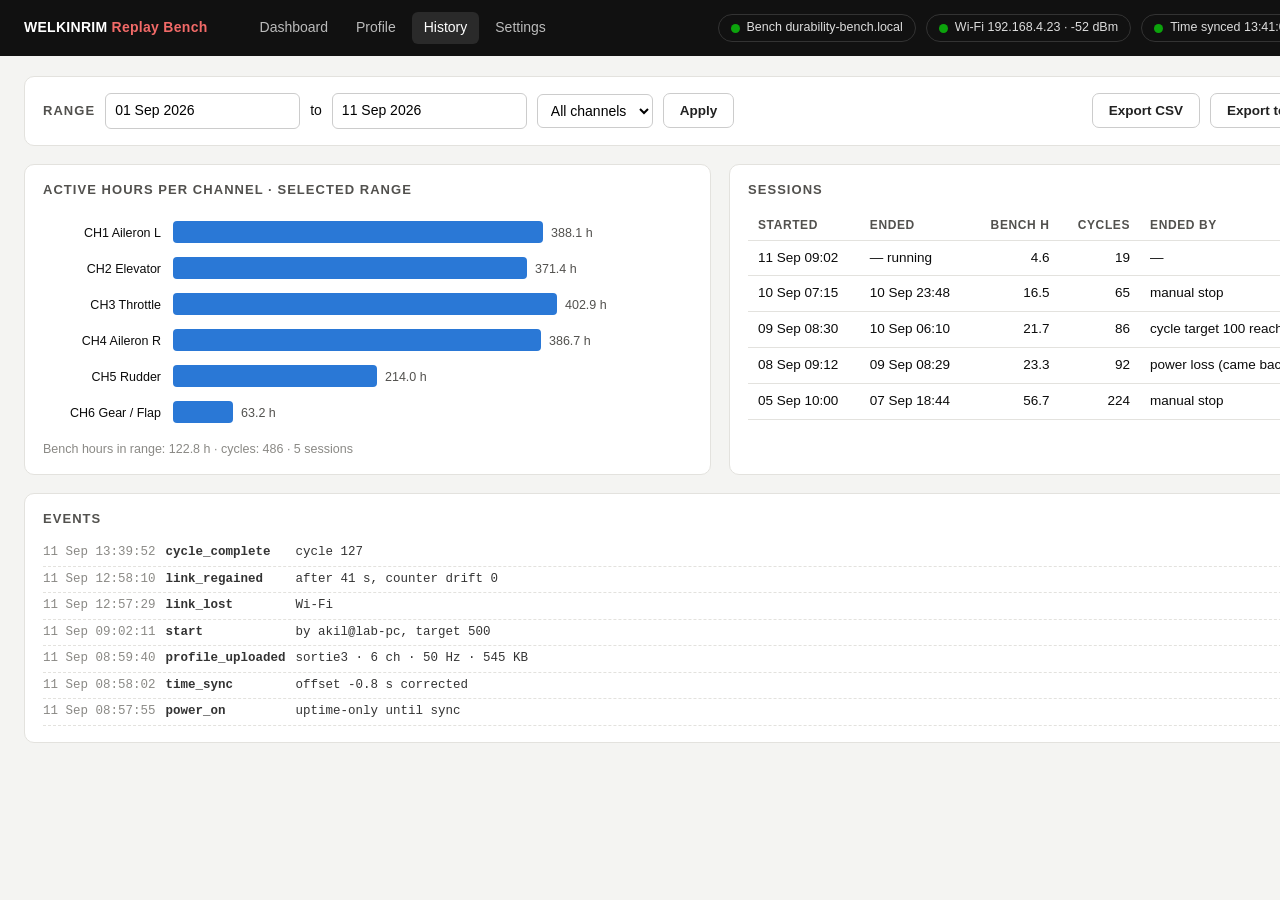
<file: 03_history.html>
<!doctype html><html><head><meta charset="utf-8"><link rel="stylesheet" href="mock.css"><title>History - Replay Bench</title></head><body>
<div class="top"><div class="logo">WELKINRIM <em>Replay Bench</em></div>
<div class="nav"><a >Dashboard</a><a >Profile</a><a class="on">History</a><a>Settings</a></div>
<div class="chips"><span class="chip"><i class="dot good"></i>Bench durability-bench.local</span><span class="chip"><i class="dot good"></i>Wi-Fi 192.168.4.23 &middot; -52 dBm</span><span class="chip"><i class="dot good"></i>Time synced 13:41:07</span><span class="chip"><i class="dot good"></i>RUNNING</span></div></div>
<div class="wrap" style="grid-template-columns:1fr">
 <div class="card"><div class="row"><h3 style="margin:0">Range</h3><input value="01 Sep 2026"> to <input value="11 Sep 2026"> <select><option>All channels</option></select><button class="btn">Apply</button><button class="btn" style="margin-left:auto">Export CSV</button><button class="btn">Export test report (PDF)</button></div></div>
 <div style="display:grid;grid-template-columns:1fr 1fr;gap:18px">
  <div class="card"><h3>Active hours per channel &middot; selected range</h3><svg width="600" height="230" viewBox="0 0 600 230" style="display:block"><text x="118" y="26" font-size="12.5" fill="#0b0b0b" text-anchor="end">CH1 Aileron L</text><rect x="130" y="10" width="370" height="22" rx="4" fill="#2a78d6"/><text x="508" y="26" font-size="12.5" fill="#52514e">388.1 h</text><text x="118" y="62" font-size="12.5" fill="#0b0b0b" text-anchor="end">CH2 Elevator</text><rect x="130" y="46" width="354" height="22" rx="4" fill="#2a78d6"/><text x="492" y="62" font-size="12.5" fill="#52514e">371.4 h</text><text x="118" y="98" font-size="12.5" fill="#0b0b0b" text-anchor="end">CH3 Throttle</text><rect x="130" y="82" width="384" height="22" rx="4" fill="#2a78d6"/><text x="522" y="98" font-size="12.5" fill="#52514e">402.9 h</text><text x="118" y="134" font-size="12.5" fill="#0b0b0b" text-anchor="end">CH4 Aileron R</text><rect x="130" y="118" width="368" height="22" rx="4" fill="#2a78d6"/><text x="506" y="134" font-size="12.5" fill="#52514e">386.7 h</text><text x="118" y="170" font-size="12.5" fill="#0b0b0b" text-anchor="end">CH5 Rudder</text><rect x="130" y="154" width="204" height="22" rx="4" fill="#2a78d6"/><text x="342" y="170" font-size="12.5" fill="#52514e">214.0 h</text><text x="118" y="206" font-size="12.5" fill="#0b0b0b" text-anchor="end">CH6 Gear / Flap</text><rect x="130" y="190" width="60" height="22" rx="4" fill="#2a78d6"/><text x="198" y="206" font-size="12.5" fill="#52514e">63.2 h</text></svg><div class="note">Bench hours in range: 122.8 h &middot; cycles: 486 &middot; 5 sessions</div></div>
  <div class="card"><h3>Sessions</h3><table><tr><th>Started</th><th>Ended</th><th class="n">Bench h</th><th class="n">Cycles</th><th>Ended by</th></tr><tr><td>11 Sep 09:02</td><td>&mdash; running</td><td class="n">4.6</td><td class="n">19</td><td>&mdash;</td></tr><tr><td>10 Sep 07:15</td><td>10 Sep 23:48</td><td class="n">16.5</td><td class="n">65</td><td>manual stop</td></tr><tr><td>09 Sep 08:30</td><td>10 Sep 06:10</td><td class="n">21.7</td><td class="n">86</td><td>cycle target 100 reached</td></tr><tr><td>08 Sep 09:12</td><td>09 Sep 08:29</td><td class="n">23.3</td><td class="n">92</td><td>power loss (came back STOPPED)</td></tr><tr><td>05 Sep 10:00</td><td>07 Sep 18:44</td><td class="n">56.7</td><td class="n">224</td><td>manual stop</td></tr></table></div>
 </div>
 <div class="card"><h3>Events</h3><div class="log"><div><span>11 Sep 13:39:52</span><b style="display:inline-block;width:130px">cycle_complete</b>cycle 127</div><div><span>11 Sep 12:58:10</span><b style="display:inline-block;width:130px">link_regained</b>after 41 s, counter drift 0</div><div><span>11 Sep 12:57:29</span><b style="display:inline-block;width:130px">link_lost</b>Wi-Fi</div><div><span>11 Sep 09:02:11</span><b style="display:inline-block;width:130px">start</b>by akil@lab-pc, target 500</div><div><span>11 Sep 08:59:40</span><b style="display:inline-block;width:130px">profile_uploaded</b>sortie3 &middot; 6 ch &middot; 50 Hz &middot; 545 KB</div><div><span>11 Sep 08:58:02</span><b style="display:inline-block;width:130px">time_sync</b>offset -0.8 s corrected</div><div><span>11 Sep 08:57:55</span><b style="display:inline-block;width:130px">power_on</b>uptime-only until sync</div></div></div>
</div></body></html>
</file>
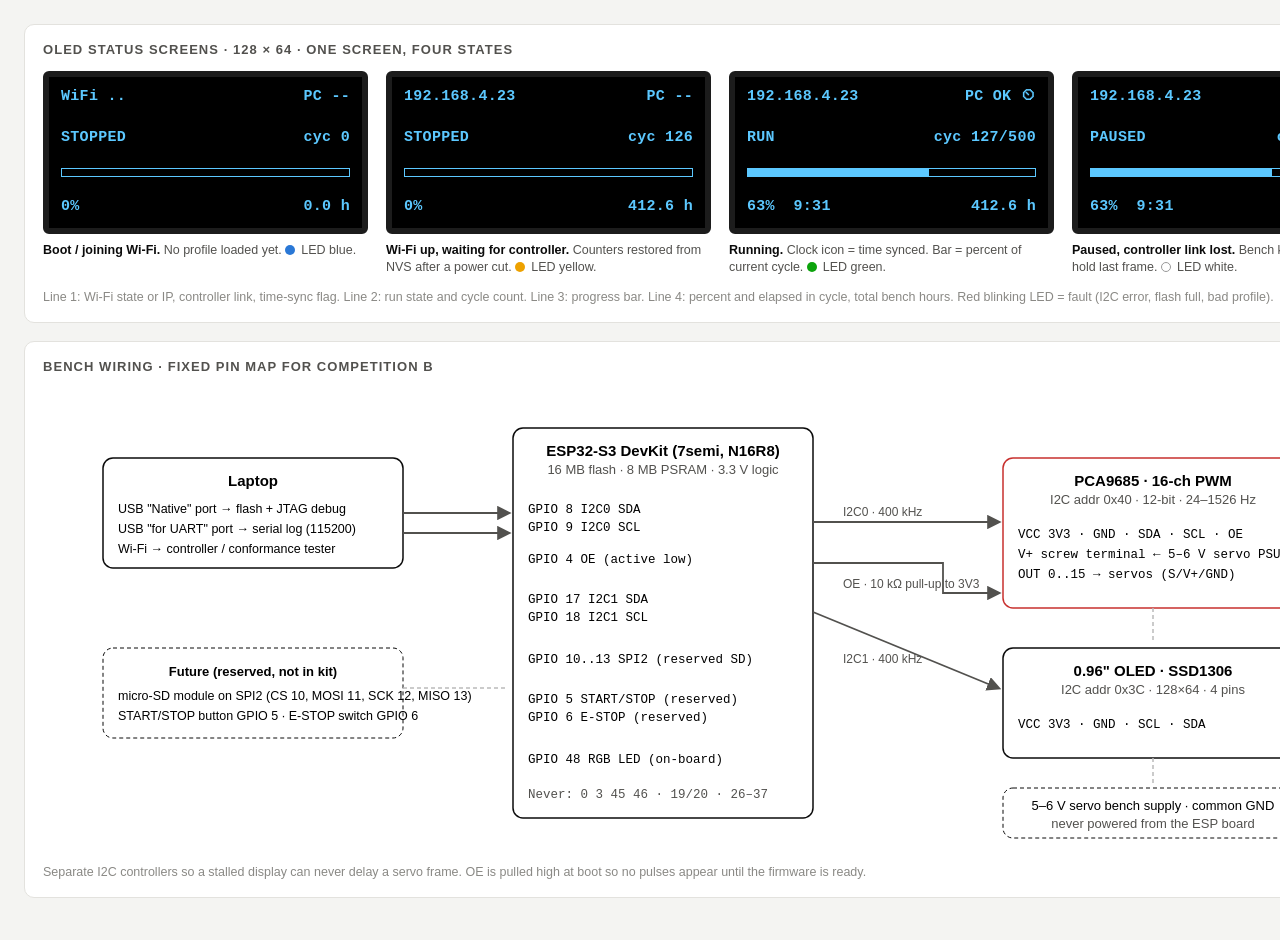
<file: 04_oled_and_wiring.html>
<!doctype html><html><head><meta charset="utf-8"><title>OLED screens and wiring — Replay Bench firmware</title>
<style>
*{box-sizing:border-box}
body{margin:0;background:#f4f4f2;color:#0b0b0b;font:14px/1.4 "Segoe UI",Roboto,Helvetica,Arial,sans-serif;width:1440px;padding:24px}
h2{font-size:13px;text-transform:uppercase;letter-spacing:.08em;color:#52514e;font-weight:600;margin:0 0 12px}
.card{background:#fff;border:1px solid #e3e2de;border-radius:10px;padding:16px 18px;margin-bottom:18px}
.screens{display:grid;grid-template-columns:repeat(4,1fr);gap:18px}
.oled{background:#000;border:6px solid #1c1c1c;border-radius:6px;width:100%;aspect-ratio:2/1;padding:10px 12px;color:#5cc8ff;font:bold 15px/1.35 Consolas,"Courier New",monospace;letter-spacing:.02em;display:flex;flex-direction:column;justify-content:space-between;image-rendering:pixelated}
.oled .r{display:flex;justify-content:space-between;white-space:pre}
.bar{height:9px;border:1.5px solid #5cc8ff;position:relative}
.bar i{position:absolute;left:0;top:0;bottom:0;background:#5cc8ff}
.cap{font-size:12.5px;color:#52514e;margin-top:8px}
.cap b{color:#0b0b0b}
.led{display:inline-block;width:10px;height:10px;border-radius:50%;margin-right:6px;vertical-align:-1px}
.note{font-size:12.5px;color:#8a8985}
</style></head><body>
<div class="card"><h2>OLED status screens · 128 × 64 · one screen, four states</h2>
<div class="screens">
 <div><div class="oled"><div class="r"><span>WiFi ..</span><span>PC --</span></div><div class="r"><span>STOPPED</span><span>cyc 0</span></div><div class="bar"><i style="width:0%"></i></div><div class="r"><span>0%</span><span>0.0 h</span></div></div>
  <div class="cap"><b>Boot / joining Wi-Fi.</b> No profile loaded yet. <span class="led" style="background:#2a78d6"></span>LED blue.</div></div>
 <div><div class="oled"><div class="r"><span>192.168.4.23</span><span>PC --</span></div><div class="r"><span>STOPPED</span><span>cyc 126</span></div><div class="bar"><i style="width:0%"></i></div><div class="r"><span>0%</span><span>412.6 h</span></div></div>
  <div class="cap"><b>Wi-Fi up, waiting for controller.</b> Counters restored from NVS after a power cut. <span class="led" style="background:#eda100"></span>LED yellow.</div></div>
 <div><div class="oled"><div class="r"><span>192.168.4.23</span><span>PC OK &#9202;</span></div><div class="r"><span>RUN</span><span>cyc 127/500</span></div><div class="bar"><i style="width:63%"></i></div><div class="r"><span>63%  9:31</span><span>412.6 h</span></div></div>
  <div class="cap"><b>Running.</b> Clock icon = time synced. Bar = percent of current cycle. <span class="led" style="background:#0ca30c"></span>LED green.</div></div>
 <div><div class="oled"><div class="r"><span>192.168.4.23</span><span>PC -- &#9202;</span></div><div class="r"><span>PAUSED</span><span>cyc 127/500</span></div><div class="bar"><i style="width:63%"></i></div><div class="r"><span>63%  9:31</span><span>412.6 h</span></div></div>
  <div class="cap"><b>Paused, controller link lost.</b> Bench keeps state; outputs hold last frame. <span class="led" style="background:#ffffff;border:1px solid #999"></span>LED white.</div></div>
</div>
<div class="note" style="margin-top:12px">Line 1: Wi-Fi state or IP, controller link, time-sync flag. Line 2: run state and cycle count. Line 3: progress bar. Line 4: percent and elapsed in cycle, total bench hours. Red blinking LED = fault (I2C error, flash full, bad profile).</div>
</div>

<div class="card"><h2>Bench wiring · fixed pin map for Competition B</h2>
<svg width="1380" height="470" viewBox="0 0 1380 470" font-family="Segoe UI,Roboto,Helvetica,Arial,sans-serif" font-size="13">
 <defs><marker id="a" markerWidth="8" markerHeight="8" refX="6" refY="4" orient="auto"><path d="M0,0 L8,4 L0,8 z" fill="#52514e"/></marker></defs>
 <!-- ESP32 -->
 <rect x="470" y="40" width="300" height="390" rx="10" fill="#fff" stroke="#0b0b0b" stroke-width="1.5"/>
 <text x="620" y="68" text-anchor="middle" font-weight="700" font-size="15">ESP32-S3 DevKit (7semi, N16R8)</text>
 <text x="620" y="86" text-anchor="middle" fill="#52514e">16 MB flash · 8 MB PSRAM · 3.3 V logic</text>
 <g font-family="Consolas,monospace" font-size="12.5">
  <text x="485" y="125">GPIO 8   I2C0 SDA</text><text x="485" y="143">GPIO 9   I2C0 SCL</text>
  <text x="485" y="175">GPIO 4   OE (active low)</text>
  <text x="485" y="215">GPIO 17  I2C1 SDA</text><text x="485" y="233">GPIO 18  I2C1 SCL</text>
  <text x="485" y="275">GPIO 10..13  SPI2 (reserved SD)</text>
  <text x="485" y="315">GPIO 5   START/STOP (reserved)</text><text x="485" y="333">GPIO 6   E-STOP (reserved)</text>
  <text x="485" y="375">GPIO 48  RGB LED (on-board)</text>
  <text x="485" y="410" fill="#52514e">Never: 0 3 45 46 · 19/20 · 26–37</text>
 </g>
 <!-- PCA9685 -->
 <rect x="960" y="70" width="300" height="150" rx="10" fill="#fff" stroke="#c8302e" stroke-width="1.5"/>
 <text x="1110" y="98" text-anchor="middle" font-weight="700" font-size="15">PCA9685 · 16-ch PWM</text>
 <text x="1110" y="116" text-anchor="middle" fill="#52514e">I2C addr 0x40 · 12-bit · 24–1526 Hz</text>
 <g font-family="Consolas,monospace" font-size="12.5"><text x="975" y="150">VCC 3V3 · GND · SDA · SCL · OE</text><text x="975" y="170">V+ screw terminal ← 5–6 V servo PSU</text><text x="975" y="190">OUT 0..15 → servos (S/V+/GND)</text></g>
 <!-- OLED -->
 <rect x="960" y="260" width="300" height="110" rx="10" fill="#fff" stroke="#0b0b0b" stroke-width="1.5"/>
 <text x="1110" y="288" text-anchor="middle" font-weight="700" font-size="15">0.96" OLED · SSD1306</text>
 <text x="1110" y="306" text-anchor="middle" fill="#52514e">I2C addr 0x3C · 128×64 · 4 pins</text>
 <g font-family="Consolas,monospace" font-size="12.5"><text x="975" y="340">VCC 3V3 · GND · SCL · SDA</text></g>
 <!-- Servo PSU -->
 <rect x="960" y="400" width="300" height="50" rx="10" fill="#fff" stroke="#0b0b0b" stroke-dasharray="4 3"/>
 <text x="1110" y="422" text-anchor="middle">5–6 V servo bench supply · common GND</text><text x="1110" y="440" text-anchor="middle" fill="#52514e">never powered from the ESP board</text>
 <!-- PC / USB -->
 <rect x="60" y="70" width="300" height="110" rx="10" fill="#fff" stroke="#0b0b0b" stroke-width="1.5"/>
 <text x="210" y="98" text-anchor="middle" font-weight="700" font-size="15">Laptop</text>
 <g font-size="12.5"><text x="75" y="125">USB "Native" port → flash + JTAG debug</text><text x="75" y="145">USB "for UART" port → serial log (115200)</text><text x="75" y="165">Wi-Fi → controller / conformance tester</text></g>
 <rect x="60" y="260" width="300" height="90" rx="10" fill="#fff" stroke="#0b0b0b" stroke-dasharray="4 3"/>
 <text x="210" y="288" text-anchor="middle" font-weight="700">Future (reserved, not in kit)</text>
 <g font-size="12.5"><text x="75" y="312">micro-SD module on SPI2 (CS 10, MOSI 11, SCK 12, MISO 13)</text><text x="75" y="332">START/STOP button GPIO 5 · E-STOP switch GPIO 6</text></g>
 <!-- wires -->
 <g stroke="#52514e" stroke-width="1.8" fill="none" marker-end="url(#a)">
  <path d="M770,134 L955,134"/>
  <path d="M770,175 L900,175 L900,205 L955,205"/>
  <path d="M770,224 L955,300"/>
  <path d="M360,125 L465,125"/><path d="M360,145 L465,145"/>
 </g>
 <g fill="#52514e" font-size="12">
  <text x="800" y="128">I2C0 · 400 kHz</text><text x="800" y="200">OE · 10 kΩ pull-up to 3V3</text><text x="800" y="275">I2C1 · 400 kHz</text>
 </g>
 <path d="M360,300 L465,300" stroke="#bbb" stroke-width="1.5" stroke-dasharray="4 3" fill="none"/>
 <path d="M1110,220 L1110,255" stroke="#bbb" stroke-width="1.5" stroke-dasharray="4 3" fill="none"/>
 <path d="M1110,370 L1110,395" stroke="#bbb" stroke-width="1.5" stroke-dasharray="4 3" fill="none"/>
</svg>
<div class="note">Separate I2C controllers so a stalled display can never delay a servo frame. OE is pulled high at boot so no pulses appear until the firmware is ready.</div>
</div>
</body></html>
</file>
<file: mock.css>
*{box-sizing:border-box}
:root{--bg:#f4f4f2;--card:#fff;--ink:#0b0b0b;--ink2:#52514e;--mute:#8a8985;--line:#e3e2de;--brand:#c8302e;
 --s1:#2a78d6;--s2:#eb6834;--s3:#1baf7a;--good:#0ca30c;--warn:#fab219;--crit:#d03b3b;--seq:#2a78d6}
body{margin:0;background:var(--bg);color:var(--ink);font:14px/1.4 "Segoe UI",Roboto,Helvetica,Arial,sans-serif;width:1440px;min-height:900px}
.top{height:56px;background:#111;color:#fff;display:flex;align-items:center;padding:0 24px;gap:28px}
.logo{font-weight:800;letter-spacing:.02em}.logo em{color:#f26a68;font-style:normal}
.nav{display:flex;gap:4px;margin-left:12px}.nav a{color:#bbb;padding:6px 12px;border-radius:6px;text-decoration:none}.nav a.on{background:#2a2a2a;color:#fff}
.chips{margin-left:auto;display:flex;gap:10px}
.chip{display:flex;align-items:center;gap:7px;border:1px solid #333;border-radius:20px;padding:4px 12px;font-size:12.5px;color:#ddd}
.dot{width:9px;height:9px;border-radius:50%;display:inline-block}
.good{background:var(--good)}.warn{background:var(--warn)}.crit{background:var(--crit)}.off{background:#666}
.wrap{padding:20px 24px;display:grid;gap:18px}
.card{background:var(--card);border:1px solid var(--line);border-radius:10px;padding:16px 18px}
.card h3{margin:0 0 12px;font-size:13px;text-transform:uppercase;letter-spacing:.08em;color:var(--ink2);font-weight:600}
.tiles{display:grid;grid-template-columns:repeat(4,1fr);gap:18px}
.tile .lab{font-size:12.5px;color:var(--ink2);text-transform:uppercase;letter-spacing:.06em}
.tile .val{font-size:34px;font-weight:700;margin-top:6px;line-height:1.1;font-variant-numeric:tabular-nums}
.tile .sub{font-size:12.5px;color:var(--mute);margin-top:4px}
.state{display:inline-flex;align-items:center;gap:8px}
.bar{height:10px;background:#ececea;border-radius:5px;overflow:hidden;margin-top:12px}
.bar i{display:block;height:100%;background:var(--seq);border-radius:5px}
.btn{border:1px solid #ccc;background:#fff;border-radius:7px;padding:9px 16px;font-weight:600;font-size:13.5px;color:#222}
.btn.p{background:var(--good);border-color:var(--good);color:#fff}.btn.s{background:var(--crit);border-color:var(--crit);color:#fff}
.btn.b{background:var(--brand);border-color:var(--brand);color:#fff}
.btn[disabled]{opacity:.45}
.row{display:flex;gap:10px;align-items:center}
table{border-collapse:collapse;width:100%;font-size:13.5px}
th u{text-decoration:none;text-transform:none}
th{text-align:left;color:var(--ink2);font-weight:600;font-size:12px;text-transform:uppercase;letter-spacing:.05em;padding:6px 10px;border-bottom:1px solid var(--line)}
td{padding:8px 10px;border-bottom:1px solid var(--line);font-variant-numeric:tabular-nums}
td.n,th.n{text-align:right}
.sw{width:10px;height:10px;border-radius:2px;display:inline-block;margin-right:8px;vertical-align:-1px}
.mini{height:8px;background:#ececea;border-radius:4px;overflow:hidden;width:110px;display:inline-block;vertical-align:middle}.mini i{display:block;height:100%;background:var(--seq)}
input,select{border:1px solid #ccc;border-radius:6px;padding:7px 9px;font:inherit;background:#fff}
.legend{display:flex;gap:16px;font-size:12.5px;color:var(--ink2);margin-bottom:6px}
.log{font-size:12.5px;font-family:Consolas,monospace;color:#333}.log div{padding:4px 0;border-bottom:1px dashed var(--line)}.log span{color:var(--mute);margin-right:10px}
.tog{width:34px;height:18px;border-radius:9px;background:var(--good);display:inline-block;position:relative}
.tog:after{content:"";position:absolute;right:2px;top:2px;width:14px;height:14px;background:#fff;border-radius:50%}
.tog.off{background:#ccc}.tog.off:after{right:auto;left:2px}
.drop{border:2px dashed #c9c8c3;border-radius:10px;padding:26px;text-align:center;color:var(--ink2);background:#fafaf8}
.note{font-size:12.5px;color:var(--mute)}
</file>
